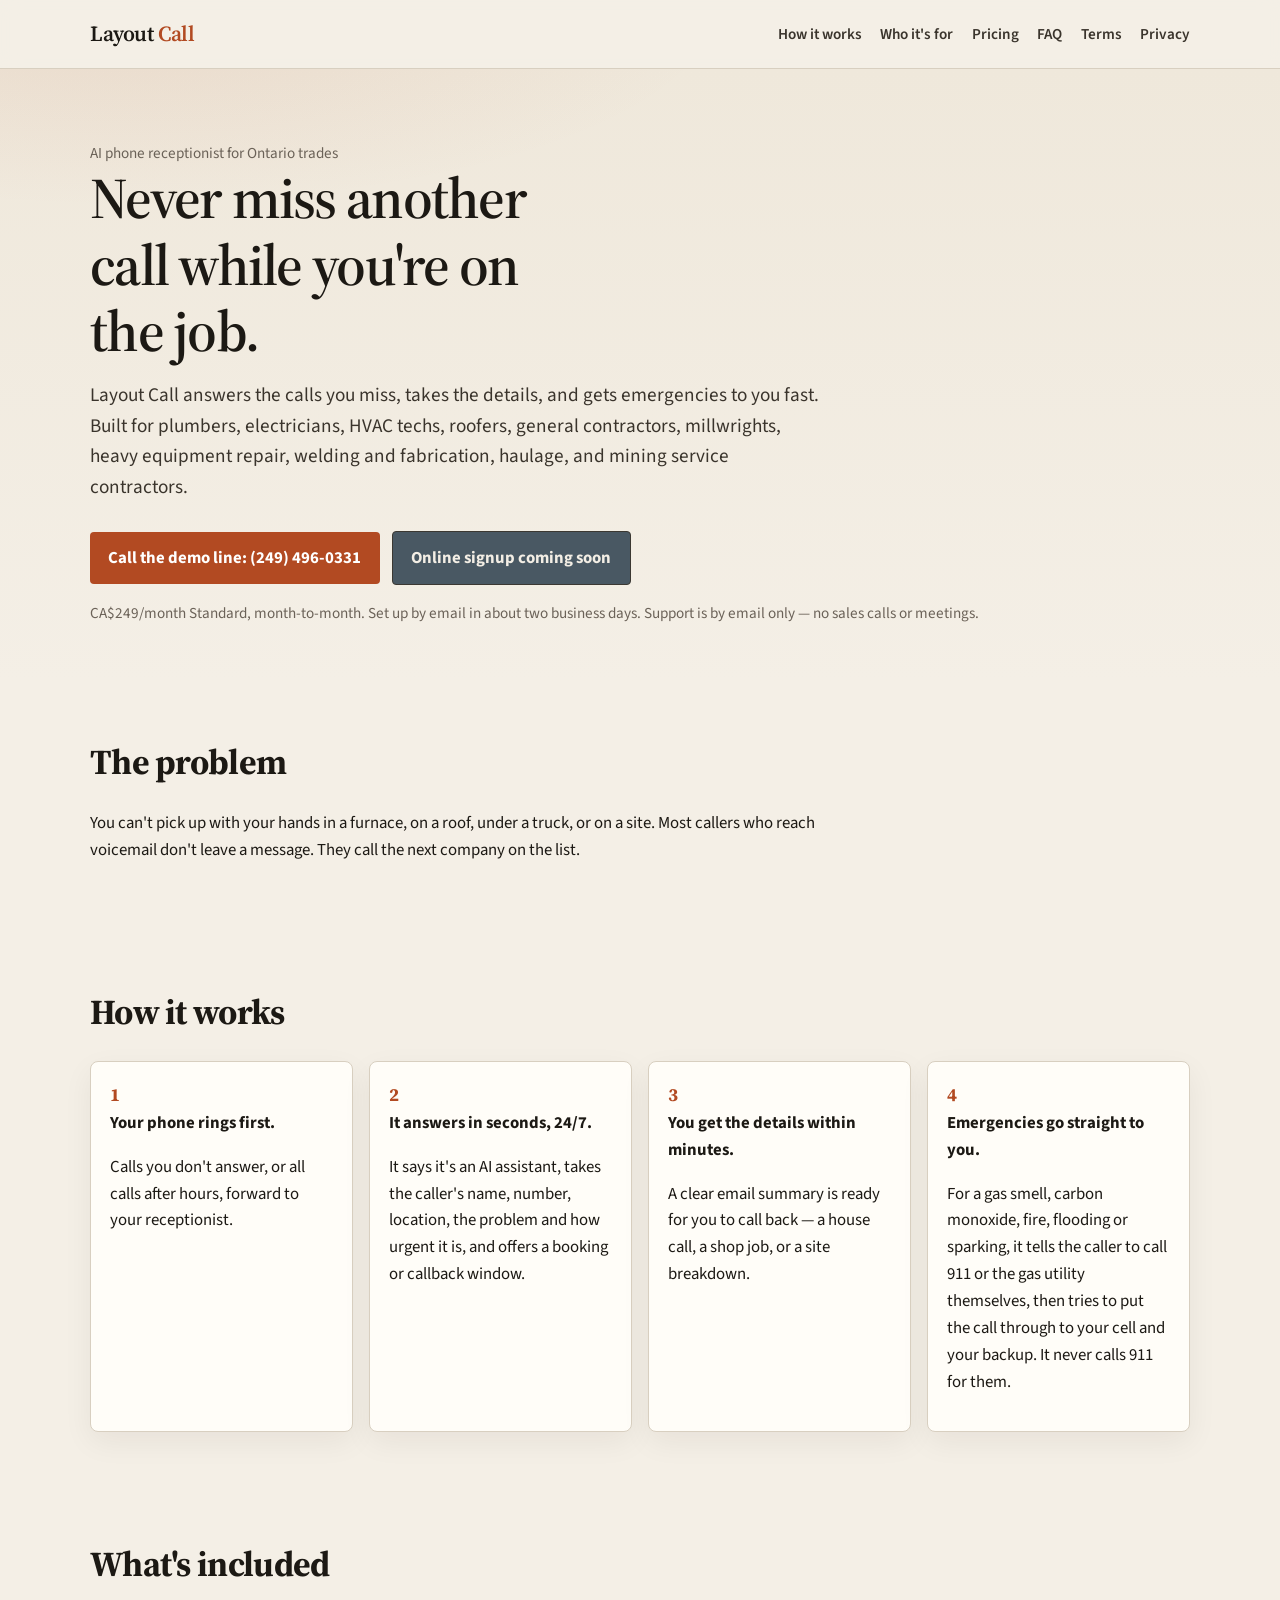
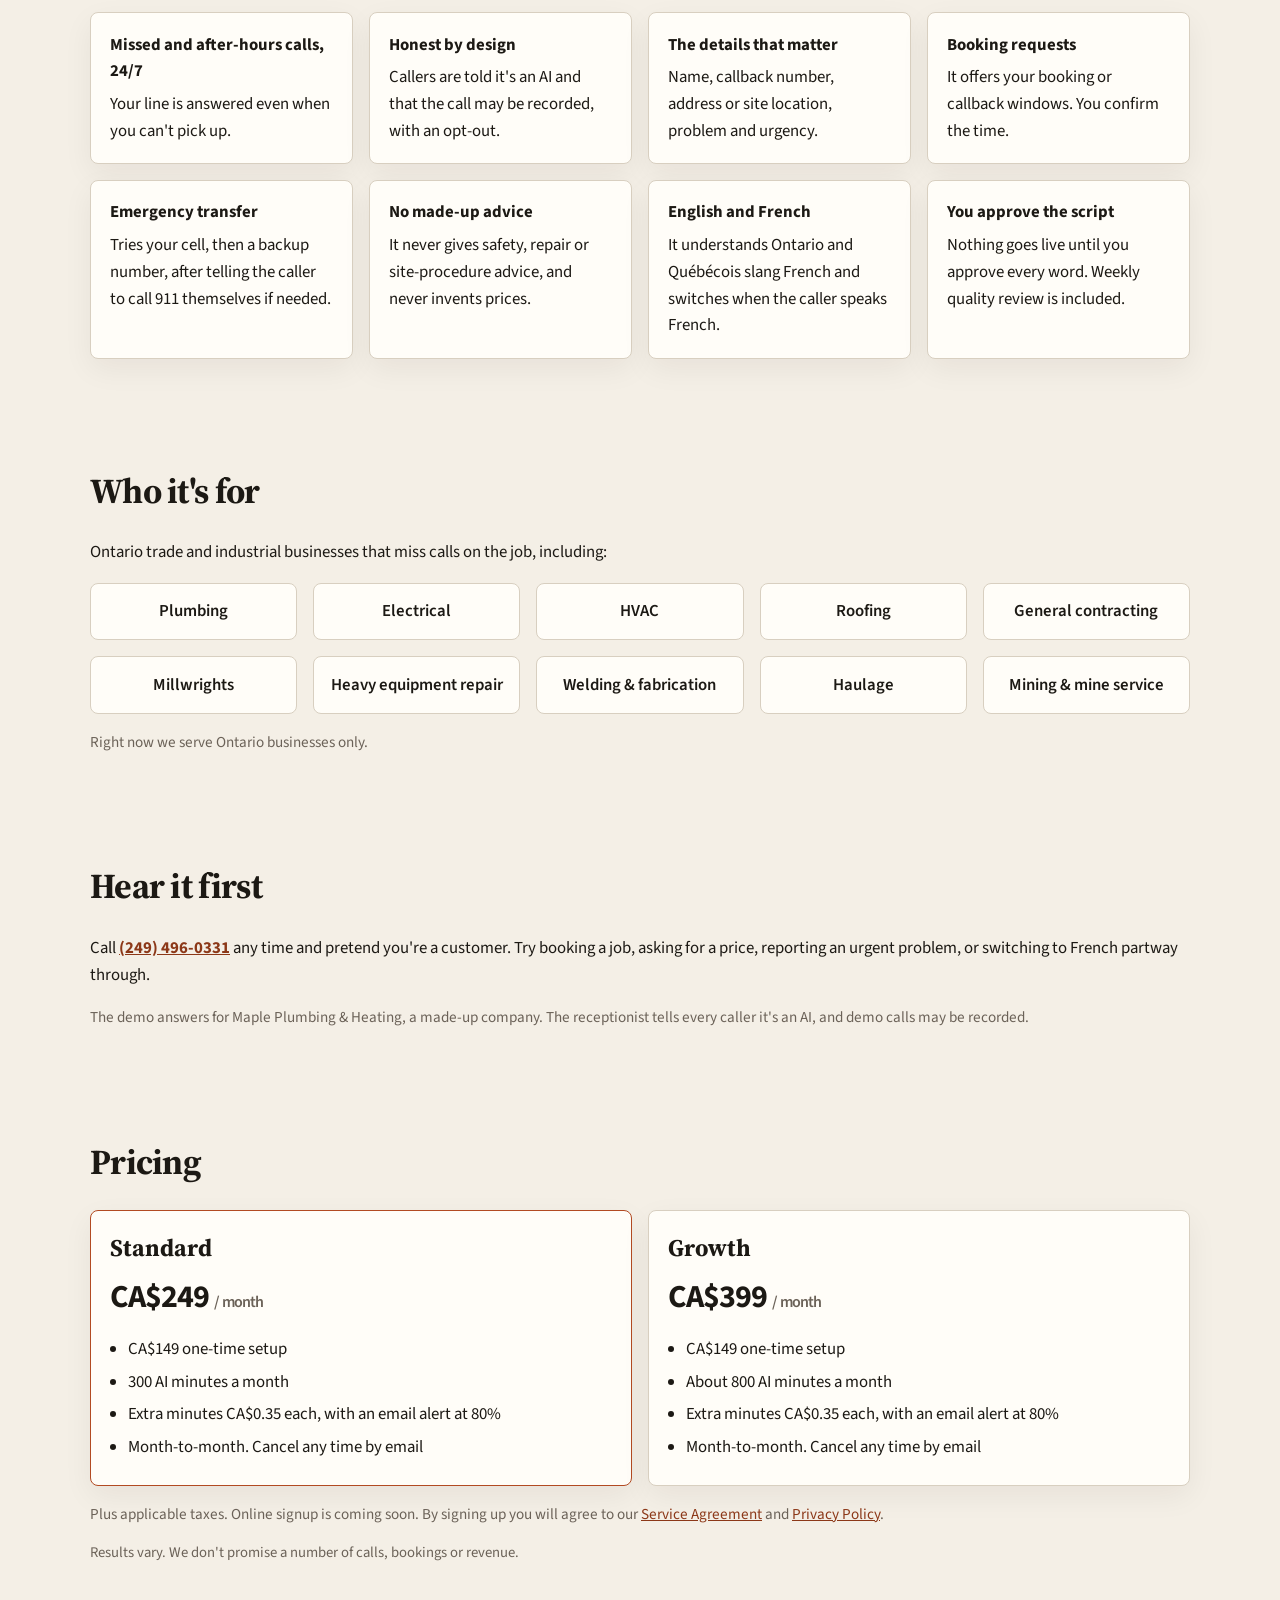
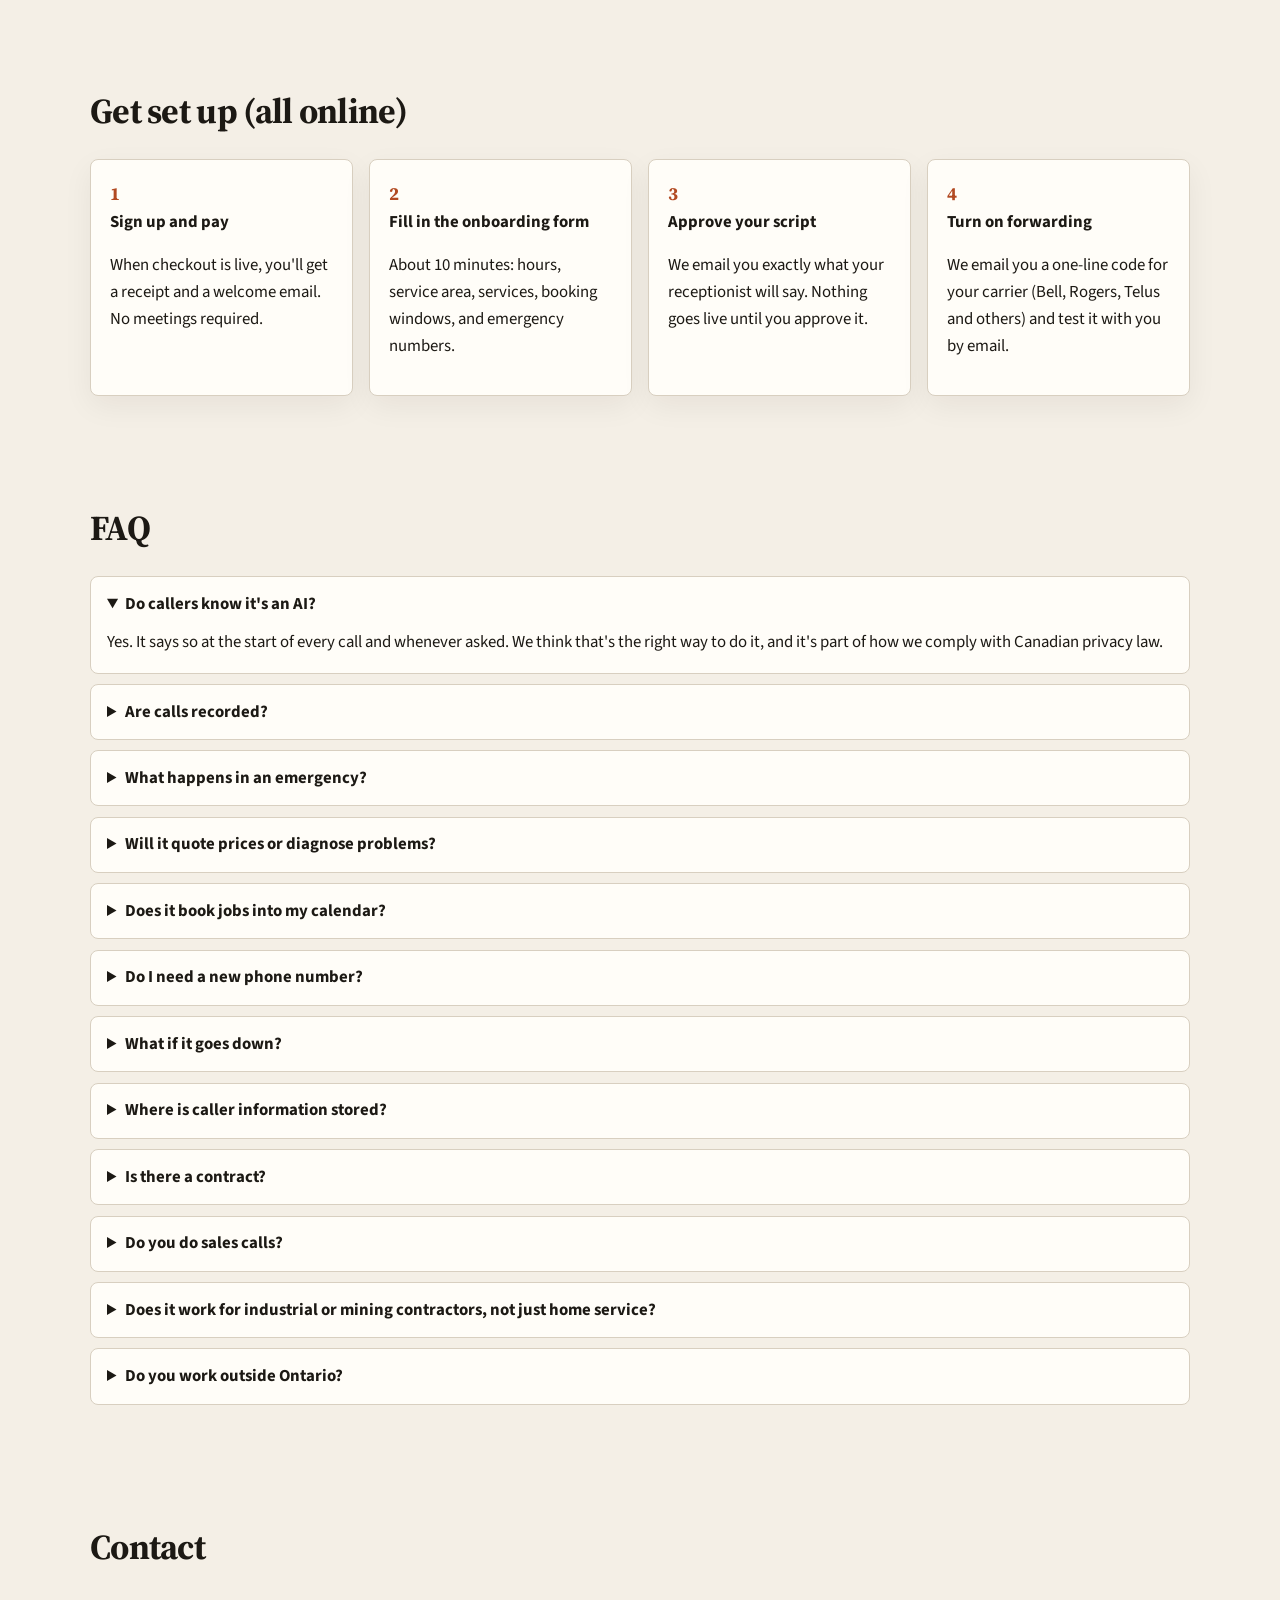
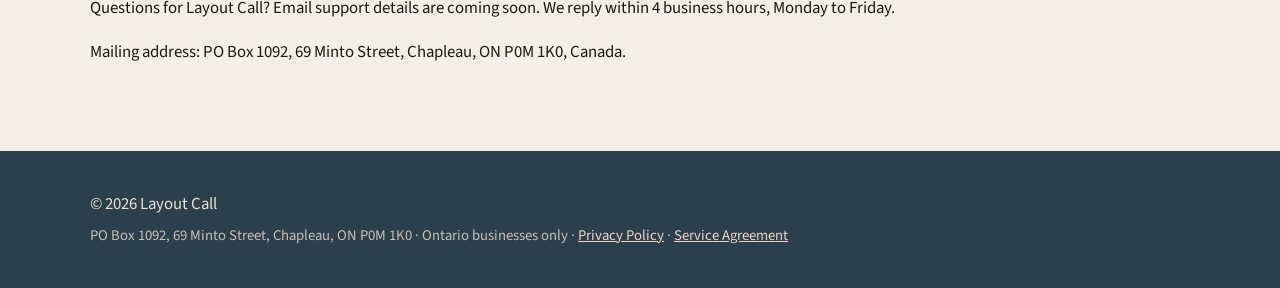
<file: index.html>
<!DOCTYPE html>
<html lang="en">
<head>
  <meta charset="utf-8">
  <meta name="viewport" content="width=device-width, initial-scale=1">
  <title>Layout Call — AI receptionist for Ontario trades</title>
  <meta name="description" content="Layout Call is an AI phone answering service for Ontario trade businesses. It answers missed calls 24/7, books jobs, and emails the owner. Self-serve signup.">
  <link rel="preconnect" href="https://fonts.googleapis.com">
  <link rel="preconnect" href="https://fonts.gstatic.com" crossorigin>
  <link href="https://fonts.googleapis.com/css2?family=Source+Sans+3:wght@400;600;700&family=Source+Serif+4:opsz,wght@8..60,600;8..60,700&display=swap" rel="stylesheet">
  <link rel="stylesheet" href="styles.css">
  <link rel="icon" href="favicon.svg" type="image/svg+xml">
</head>
<body>
  <a class="skip" href="#main">Skip to content</a>
  <header class="site-header">
    <div class="wrap">
      <a class="logo" href="index.html">Layout <span>Call</span></a>
      <nav aria-label="Primary">
        <a href="#how-it-works">How it works</a>
        <a href="#who-its-for">Who it's for</a>
        <a href="#pricing">Pricing</a>
        <a href="#faq">FAQ</a>
        <a href="terms.html">Terms</a>
        <a href="privacy.html">Privacy</a>
      </nav>
    </div>
  </header>

  <main id="main">
    <section class="hero">
      <div class="wrap">
        <p class="note" style="margin-top:0">AI phone receptionist for Ontario trades</p>
        <h1>Never miss another call while you're on the job.</h1>
        <p class="lede">Layout Call answers the calls you miss, takes the details, and gets emergencies to you fast. Built for plumbers, electricians, HVAC techs, roofers, general contractors, millwrights, heavy equipment repair, welding and fabrication, haulage, and mining service contractors.</p>
        <div class="actions">
          <a class="btn" href="tel:+12494960331">Call the demo line: (249) 496-0331</a>
          <span class="btn secondary disabled" aria-disabled="true">Online signup coming soon</span>
        </div>
        <p class="note">CA$249/month Standard, month-to-month. Set up by email in about two business days. Support is by email only — no sales calls or meetings.</p>
      </div>
    </section>

    <section class="problem" id="problem">
      <div class="wrap">
        <h2>The problem</h2>
        <p>You can't pick up with your hands in a furnace, on a roof, under a truck, or on a site. Most callers who reach voicemail don't leave a message. They call the next company on the list.</p>
      </div>
    </section>

    <section id="how-it-works">
      <div class="wrap">
        <h2>How it works</h2>
        <div class="steps">
          <div class="step">
            <span class="num">1</span>
            <strong>Your phone rings first.</strong>
            <p>Calls you don't answer, or all calls after hours, forward to your receptionist.</p>
          </div>
          <div class="step">
            <span class="num">2</span>
            <strong>It answers in seconds, 24/7.</strong>
            <p>It says it's an AI assistant, takes the caller's name, number, location, the problem and how urgent it is, and offers a booking or callback window.</p>
          </div>
          <div class="step">
            <span class="num">3</span>
            <strong>You get the details within minutes.</strong>
            <p>A clear email summary is ready for you to call back — a house call, a shop job, or a site breakdown.</p>
          </div>
          <div class="step">
            <span class="num">4</span>
            <strong>Emergencies go straight to you.</strong>
            <p>For a gas smell, carbon monoxide, fire, flooding or sparking, it tells the caller to call 911 or the gas utility themselves, then tries to put the call through to your cell and your backup. It never calls 911 for them.</p>
          </div>
        </div>
      </div>
    </section>

    <section id="features">
      <div class="wrap">
        <h2>What's included</h2>
        <div class="features">
          <div class="feature"><strong>Missed and after-hours calls, 24/7</strong> Your line is answered even when you can't pick up.</div>
          <div class="feature"><strong>Honest by design</strong> Callers are told it's an AI and that the call may be recorded, with an opt-out.</div>
          <div class="feature"><strong>The details that matter</strong> Name, callback number, address or site location, problem and urgency.</div>
          <div class="feature"><strong>Booking requests</strong> It offers your booking or callback windows. You confirm the time.</div>
          <div class="feature"><strong>Emergency transfer</strong> Tries your cell, then a backup number, after telling the caller to call 911 themselves if needed.</div>
          <div class="feature"><strong>No made-up advice</strong> It never gives safety, repair or site-procedure advice, and never invents prices.</div>
          <div class="feature"><strong>English and French</strong> It understands Ontario and Québécois slang French and switches when the caller speaks French.</div>
          <div class="feature"><strong>You approve the script</strong> Nothing goes live until you approve every word. Weekly quality review is included.</div>
        </div>
      </div>
    </section>

    <section id="who-its-for">
      <div class="wrap">
        <h2>Who it's for</h2>
        <p>Ontario trade and industrial businesses that miss calls on the job, including:</p>
        <div class="audience">
          <div class="chip">Plumbing</div>
          <div class="chip">Electrical</div>
          <div class="chip">HVAC</div>
          <div class="chip">Roofing</div>
          <div class="chip">General contracting</div>
          <div class="chip">Millwrights</div>
          <div class="chip">Heavy equipment repair</div>
          <div class="chip">Welding &amp; fabrication</div>
          <div class="chip">Haulage</div>
          <div class="chip">Mining &amp; mine service</div>
        </div>
        <p class="note">Right now we serve Ontario businesses only.</p>
      </div>
    </section>

    <section id="demo">
      <div class="wrap">
        <h2>Hear it first</h2>
        <p>Call <a href="tel:+12494960331"><strong>(249) 496-0331</strong></a> any time and pretend you're a customer. Try booking a job, asking for a price, reporting an urgent problem, or switching to French partway through.</p>
        <p class="note">The demo answers for Maple Plumbing &amp; Heating, a made-up company. The receptionist tells every caller it's an AI, and demo calls may be recorded.</p>
      </div>
    </section>

    <section id="pricing">
      <div class="wrap">
        <h2>Pricing</h2>
        <div class="plans">
          <article class="plan featured">
            <h3>Standard</h3>
            <p class="price">CA$249 <span>/ month</span></p>
            <ul>
              <li>CA$149 one-time setup</li>
              <li>300 AI minutes a month</li>
              <li>Extra minutes CA$0.35 each, with an email alert at 80%</li>
              <li>Month-to-month. Cancel any time by email</li>
            </ul>
          </article>
          <article class="plan">
            <h3>Growth</h3>
            <p class="price">CA$399 <span>/ month</span></p>
            <ul>
              <li>CA$149 one-time setup</li>
              <li>About 800 AI minutes a month</li>
              <li>Extra minutes CA$0.35 each, with an email alert at 80%</li>
              <li>Month-to-month. Cancel any time by email</li>
            </ul>
          </article>
        </div>
        <p class="note">Plus applicable taxes. Online signup is coming soon. By signing up you will agree to our <a href="terms.html">Service Agreement</a> and <a href="privacy.html">Privacy Policy</a>.</p>
        <p class="fine">Results vary. We don't promise a number of calls, bookings or revenue.</p>
      </div>
    </section>

    <section id="setup">
      <div class="wrap">
        <h2>Get set up (all online)</h2>
        <div class="steps">
          <div class="step"><span class="num">1</span><strong>Sign up and pay</strong><p>When checkout is live, you'll get a receipt and a welcome email. No meetings required.</p></div>
          <div class="step"><span class="num">2</span><strong>Fill in the onboarding form</strong><p>About 10 minutes: hours, service area, services, booking windows, and emergency numbers.</p></div>
          <div class="step"><span class="num">3</span><strong>Approve your script</strong><p>We email you exactly what your receptionist will say. Nothing goes live until you approve it.</p></div>
          <div class="step"><span class="num">4</span><strong>Turn on forwarding</strong><p>We email you a one-line code for your carrier (Bell, Rogers, Telus and others) and test it with you by email.</p></div>
        </div>
      </div>
    </section>

    <section class="faq" id="faq">
      <div class="wrap">
        <h2>FAQ</h2>
        <details open>
          <summary>Do callers know it's an AI?</summary>
          <p>Yes. It says so at the start of every call and whenever asked. We think that's the right way to do it, and it's part of how we comply with Canadian privacy law.</p>
        </details>
        <details>
          <summary>Are calls recorded?</summary>
          <p>Calls may be recorded so the details are accurate and so we can review quality. Callers are told up front and can say they'd rather not be recorded. Recordings are generally deleted after about 30 days.</p>
        </details>
        <details>
          <summary>What happens in an emergency?</summary>
          <p>Layout Call never calls 911 or the police. For gas, carbon monoxide, fire, flooding, sparking or anyone hurt, it tells the caller to hang up and call 911 or the gas utility themselves, and immediately tries to put the call through to you, then your backup number. It never gives safety advice. It isn't an emergency service, and a transfer can fail, so please keep your emergency numbers up to date.</p>
        </details>
        <details>
          <summary>Will it quote prices or diagnose problems?</summary>
          <p>No. It never makes up prices and never gives repair or technical advice. Quotes come from you.</p>
        </details>
        <details>
          <summary>Does it book jobs into my calendar?</summary>
          <p>It takes booking requests for the windows you choose and sends them to you to confirm. Direct calendar booking can be added later.</p>
        </details>
        <details>
          <summary>Do I need a new phone number?</summary>
          <p>No. You keep your number and forward missed calls to the receptionist line we set up. To stop, you dial one cancel code.</p>
        </details>
        <details>
          <summary>What if it goes down?</summary>
          <p>We recommend forwarding only missed calls, so your phone still rings first and your voicemail still works. We monitor calls, but like any phone service it can have outages; we don't guarantee uptime.</p>
        </details>
        <details>
          <summary>Where is caller information stored?</summary>
          <p>Our voice AI provider is based in the U.S. and may process data in the U.S. and other countries. See our <a href="privacy.html">Privacy Policy</a>. We never sell caller information or use it for marketing.</p>
        </details>
        <details>
          <summary>Is there a contract?</summary>
          <p>Month-to-month. Cancel any time by email; service runs to the end of the paid month. The current <a href="terms.html">Service Agreement</a> is on this site. Terms are subject to update.</p>
        </details>
        <details>
          <summary>Do you do sales calls?</summary>
          <p>No. Everything is online and by email, so you can try the demo, sign up, and get help without booking a meeting.</p>
        </details>
        <details>
          <summary>Does it work for industrial or mining contractors, not just home service?</summary>
          <p>Yes. The same receptionist takes missed and after-hours calls for shops, residential service, and industrial or mining service work — breakdowns, site calls, parts, and dispatch — and sends you the details. You approve the script, including how site and emergency calls are handled.</p>
        </details>
        <details>
          <summary>Do you work outside Ontario?</summary>
          <p>Right now we serve Ontario businesses only.</p>
        </details>
      </div>
    </section>

    <section id="contact">
      <div class="wrap">
        <h2>Contact</h2>
        <p>Questions for Layout Call? Email support details are coming soon. We reply within 4 business hours, Monday to Friday.</p>
        <p>Mailing address: PO Box 1092, 69 Minto Street, Chapleau, ON P0M 1K0, Canada.</p>
      </div>
    </section>
  </main>

  <footer class="site-footer">
    <div class="wrap">
      <p>© 2026 Layout Call</p>
      <p class="small">PO Box 1092, 69 Minto Street, Chapleau, ON P0M 1K0 · Ontario businesses only · <a href="privacy.html">Privacy Policy</a> · <a href="terms.html">Service Agreement</a></p>
    </div>
  </footer>
</body>
</html>
</file>
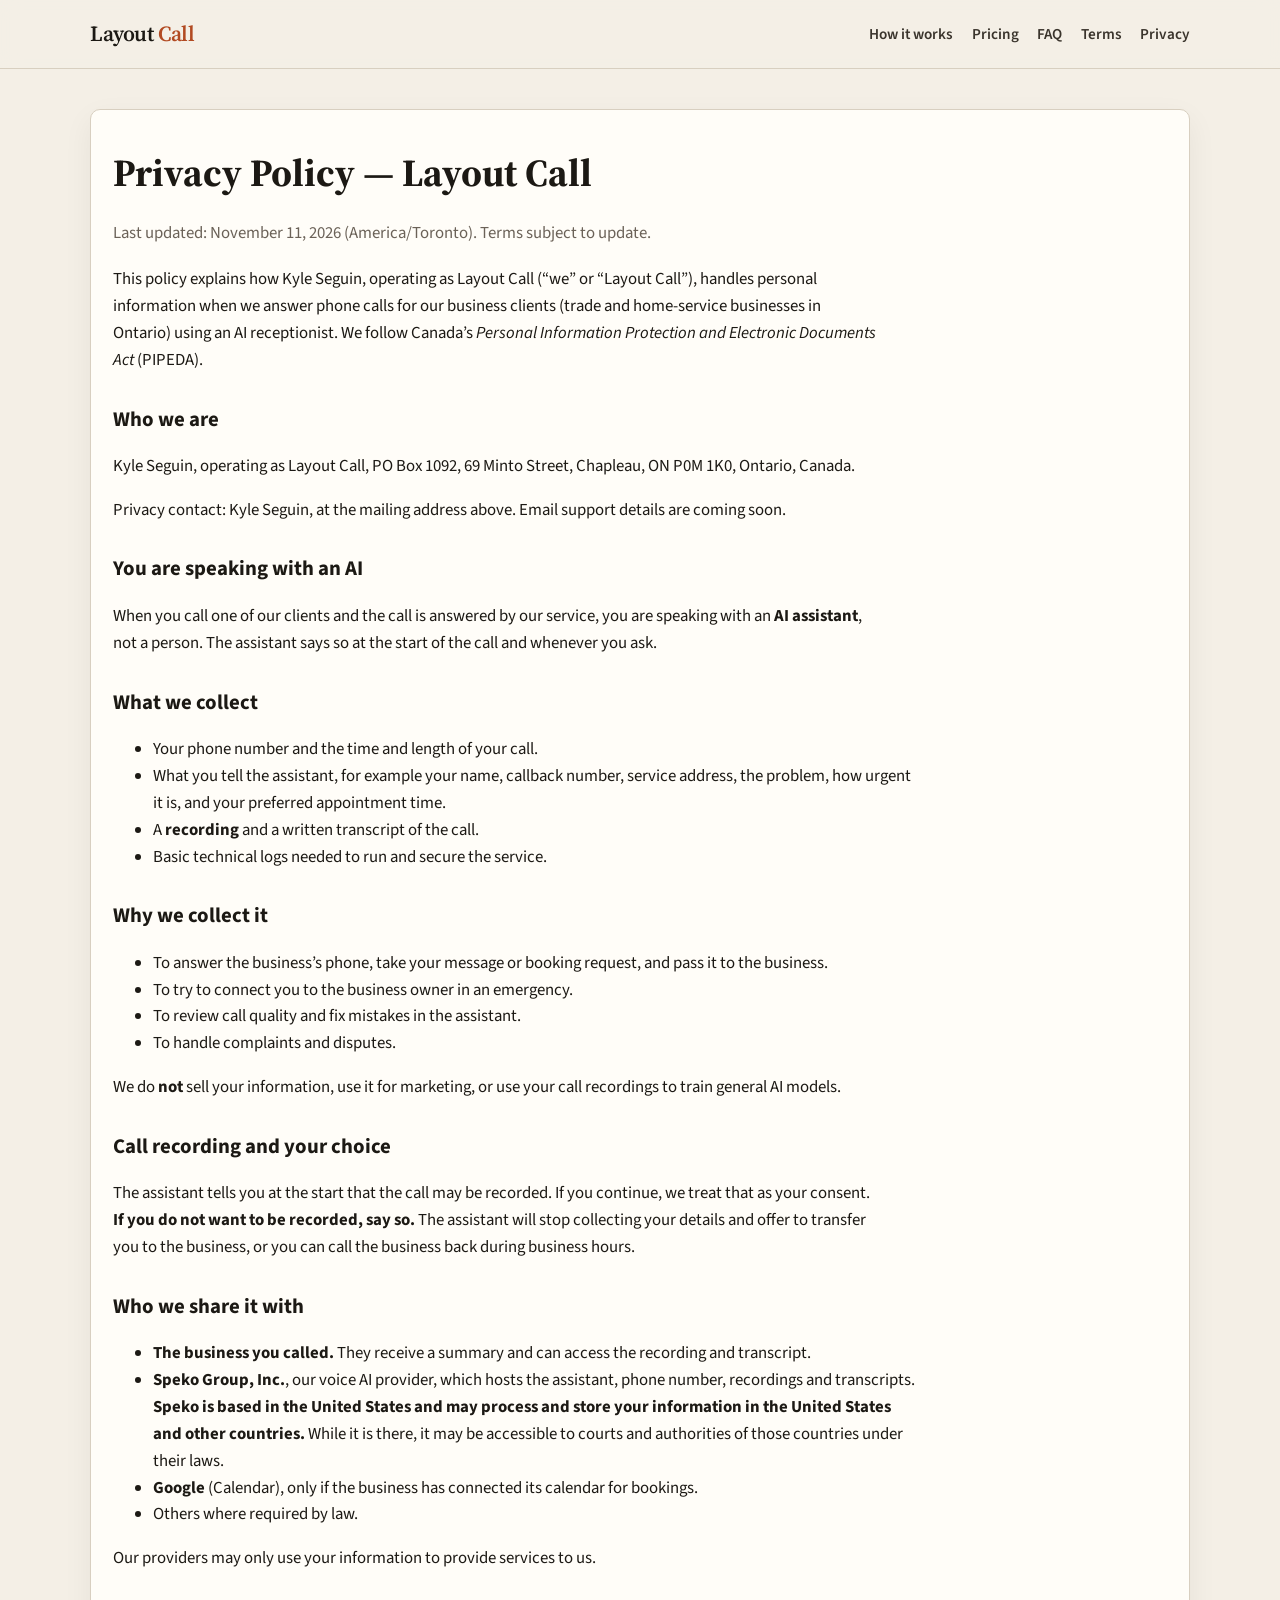
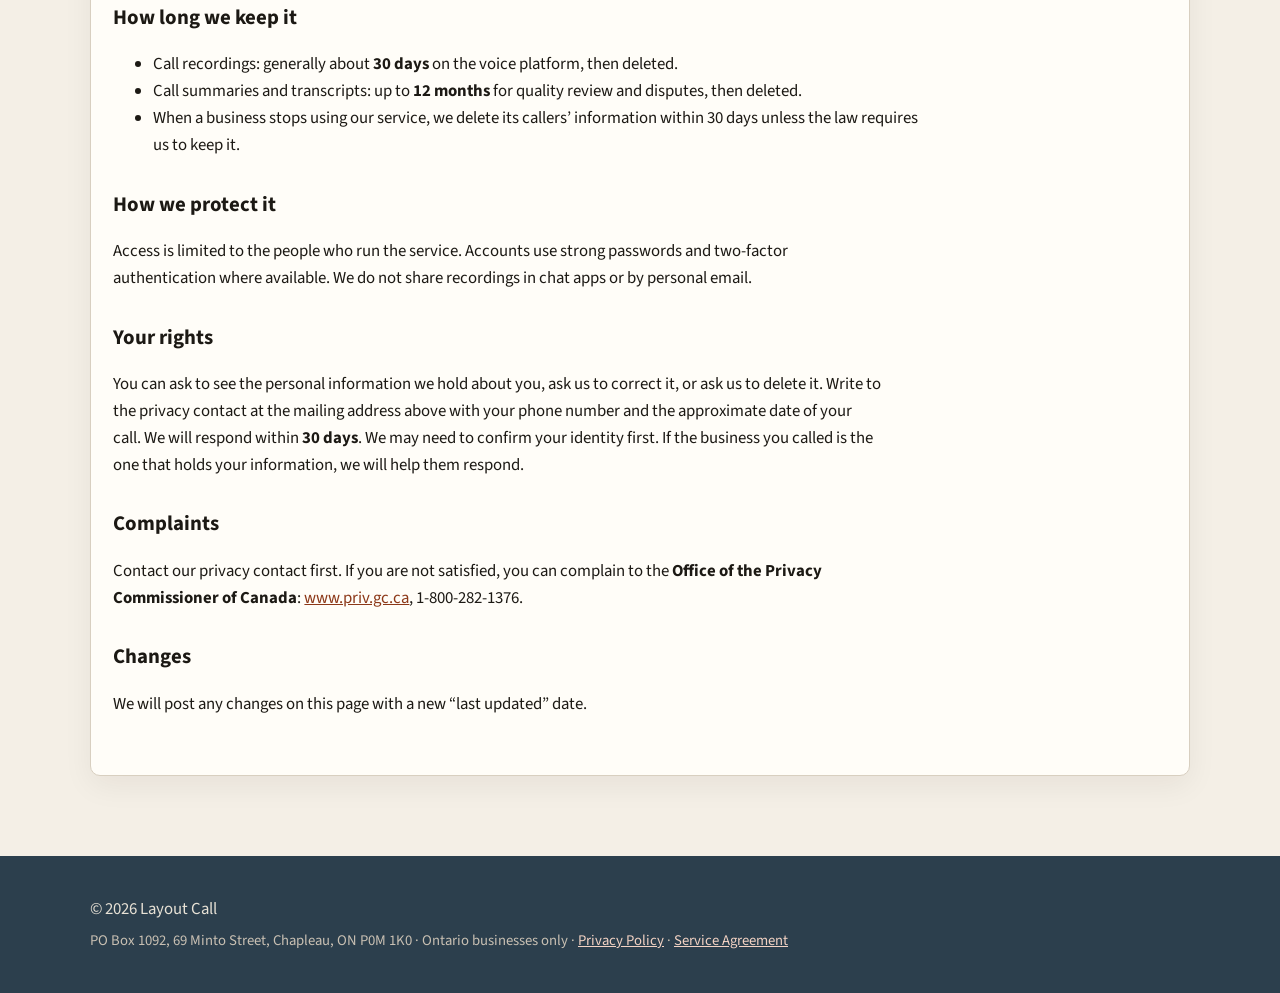
<file: privacy.html>
<!DOCTYPE html>
<html lang="en">
<head>
  <meta charset="utf-8">
  <meta name="viewport" content="width=device-width, initial-scale=1">
  <title>Privacy Policy — Layout Call</title>
  <meta name="description" content="Privacy Policy for Layout Call, an AI phone answering service for Ontario trade businesses.">
  <link rel="preconnect" href="https://fonts.googleapis.com">
  <link rel="preconnect" href="https://fonts.gstatic.com" crossorigin>
  <link href="https://fonts.googleapis.com/css2?family=Source+Sans+3:wght@400;600;700&family=Source+Serif+4:opsz,wght@8..60,600;8..60,700&display=swap" rel="stylesheet">
  <link rel="stylesheet" href="styles.css">
  <link rel="icon" href="favicon.svg" type="image/svg+xml">
</head>
<body>
  <a class="skip" href="#main">Skip to content</a>
  <header class="site-header">
    <div class="wrap">
      <a class="logo" href="index.html">Layout <span>Call</span></a>
      <nav aria-label="Primary">
        <a href="index.html#how-it-works">How it works</a>
        <a href="index.html#pricing">Pricing</a>
        <a href="index.html#faq">FAQ</a>
        <a href="terms.html">Terms</a>
        <a href="privacy.html">Privacy</a>
      </nav>
    </div>
  </header>

  <main id="main" class="page-main">
    <div class="wrap">
      <article class="legal">
        <h1>Privacy Policy — Layout Call</h1>
        <p class="meta">Last updated: November 11, 2026 (America/Toronto). Terms subject to update.</p>

        <p>This policy explains how Kyle Seguin, operating as Layout Call (“we” or “Layout Call”), handles personal information when we answer phone calls for our business clients (trade and home-service businesses in Ontario) using an AI receptionist. We follow Canada’s <em>Personal Information Protection and Electronic Documents Act</em> (PIPEDA).</p>

        <h2>Who we are</h2>
        <p>Kyle Seguin, operating as Layout Call, PO Box 1092, 69 Minto Street, Chapleau, ON P0M 1K0, Ontario, Canada.</p>
        <p>Privacy contact: Kyle Seguin, at the mailing address above. Email support details are coming soon.</p>

        <h2>You are speaking with an AI</h2>
        <p>When you call one of our clients and the call is answered by our service, you are speaking with an <strong>AI assistant</strong>, not a person. The assistant says so at the start of the call and whenever you ask.</p>

        <h2>What we collect</h2>
        <ul>
          <li>Your phone number and the time and length of your call.</li>
          <li>What you tell the assistant, for example your name, callback number, service address, the problem, how urgent it is, and your preferred appointment time.</li>
          <li>A <strong>recording</strong> and a written transcript of the call.</li>
          <li>Basic technical logs needed to run and secure the service.</li>
        </ul>

        <h2>Why we collect it</h2>
        <ul>
          <li>To answer the business’s phone, take your message or booking request, and pass it to the business.</li>
          <li>To try to connect you to the business owner in an emergency.</li>
          <li>To review call quality and fix mistakes in the assistant.</li>
          <li>To handle complaints and disputes.</li>
        </ul>
        <p>We do <strong>not</strong> sell your information, use it for marketing, or use your call recordings to train general AI models.</p>

        <h2>Call recording and your choice</h2>
        <p>The assistant tells you at the start that the call may be recorded. If you continue, we treat that as your consent. <strong>If you do not want to be recorded, say so.</strong> The assistant will stop collecting your details and offer to transfer you to the business, or you can call the business back during business hours.</p>

        <h2>Who we share it with</h2>
        <ul>
          <li><strong>The business you called.</strong> They receive a summary and can access the recording and transcript.</li>
          <li><strong>Speko Group, Inc.</strong>, our voice AI provider, which hosts the assistant, phone number, recordings and transcripts. <strong>Speko is based in the United States and may process and store your information in the United States and other countries.</strong> While it is there, it may be accessible to courts and authorities of those countries under their laws.</li>
          <li><strong>Google</strong> (Calendar), only if the business has connected its calendar for bookings.</li>
          <li>Others where required by law.</li>
        </ul>
        <p>Our providers may only use your information to provide services to us.</p>

        <h2>How long we keep it</h2>
        <ul>
          <li>Call recordings: generally about <strong>30 days</strong> on the voice platform, then deleted.</li>
          <li>Call summaries and transcripts: up to <strong>12 months</strong> for quality review and disputes, then deleted.</li>
          <li>When a business stops using our service, we delete its callers’ information within 30 days unless the law requires us to keep it.</li>
        </ul>

        <h2>How we protect it</h2>
        <p>Access is limited to the people who run the service. Accounts use strong passwords and two-factor authentication where available. We do not share recordings in chat apps or by personal email.</p>

        <h2>Your rights</h2>
        <p>You can ask to see the personal information we hold about you, ask us to correct it, or ask us to delete it. Write to the privacy contact at the mailing address above with your phone number and the approximate date of your call. We will respond within <strong>30 days</strong>. We may need to confirm your identity first. If the business you called is the one that holds your information, we will help them respond.</p>

        <h2>Complaints</h2>
        <p>Contact our privacy contact first. If you are not satisfied, you can complain to the <strong>Office of the Privacy Commissioner of Canada</strong>: <a href="https://www.priv.gc.ca">www.priv.gc.ca</a>, 1-800-282-1376.</p>

        <h2>Changes</h2>
        <p>We will post any changes on this page with a new “last updated” date.</p>
      </article>
    </div>
  </main>

  <footer class="site-footer">
    <div class="wrap">
      <p>© 2026 Layout Call</p>
      <p class="small">PO Box 1092, 69 Minto Street, Chapleau, ON P0M 1K0 · Ontario businesses only · <a href="privacy.html">Privacy Policy</a> · <a href="terms.html">Service Agreement</a></p>
    </div>
  </footer>
</body>
</html>
</file>
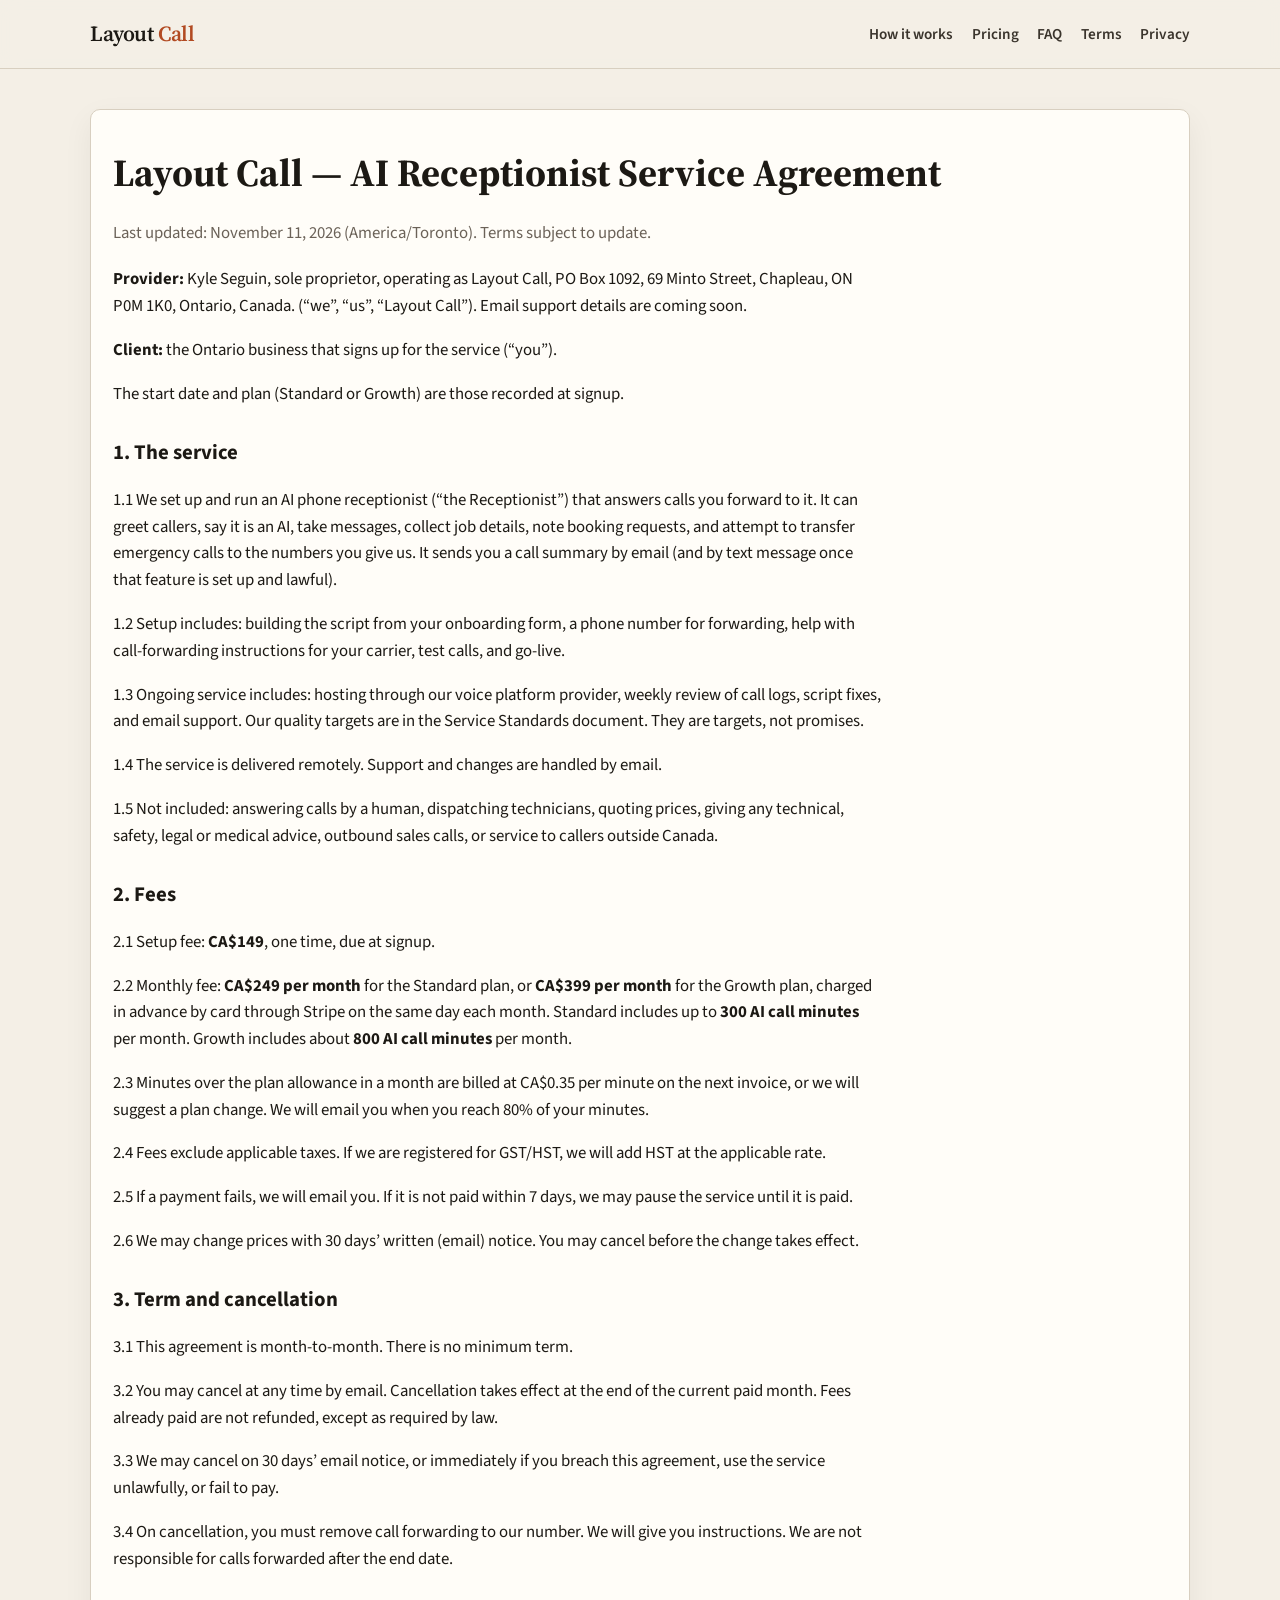
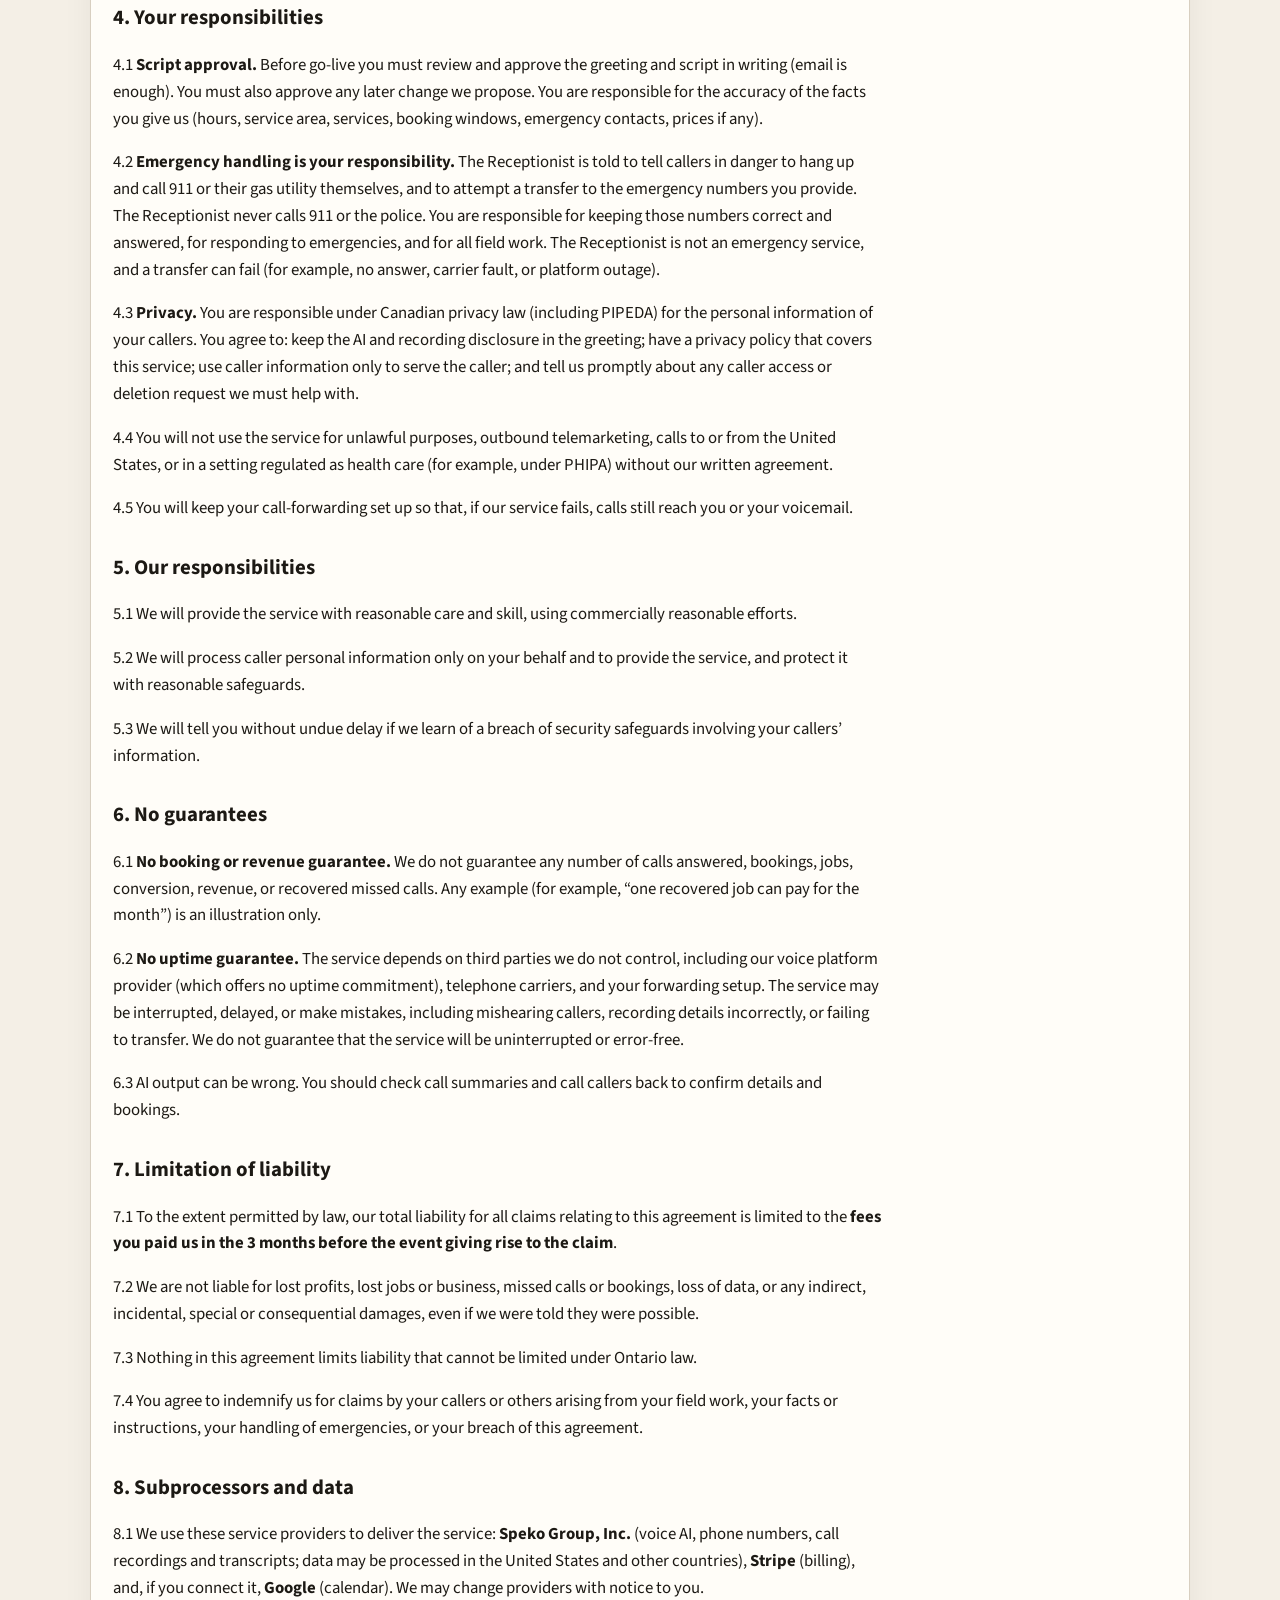
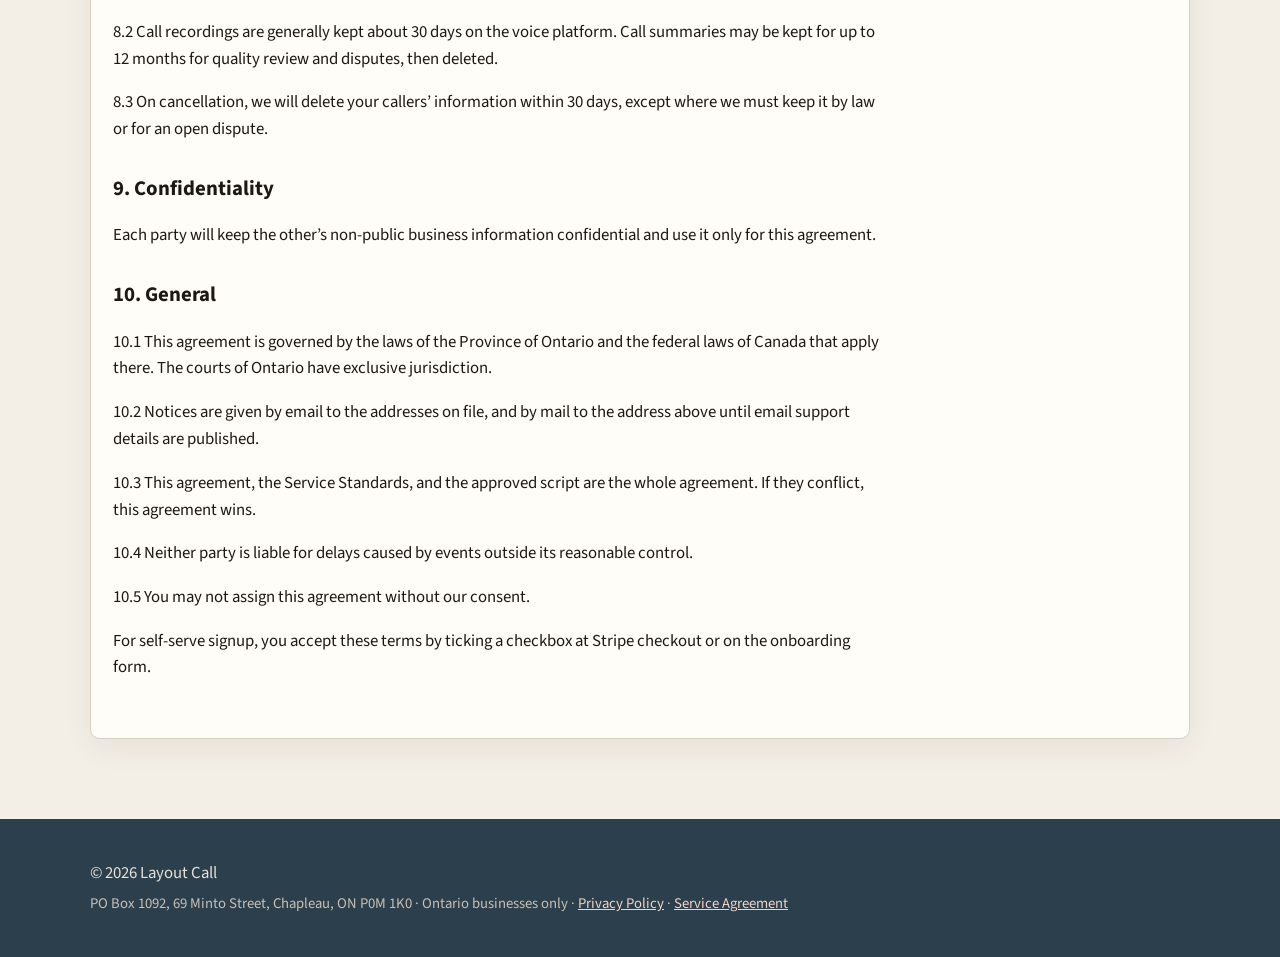
<file: terms.html>
<!DOCTYPE html>
<html lang="en">
<head>
  <meta charset="utf-8">
  <meta name="viewport" content="width=device-width, initial-scale=1">
  <title>Service Agreement — Layout Call</title>
  <meta name="description" content="Layout Call AI Receptionist Service Agreement.">
  <link rel="preconnect" href="https://fonts.googleapis.com">
  <link rel="preconnect" href="https://fonts.gstatic.com" crossorigin>
  <link href="https://fonts.googleapis.com/css2?family=Source+Sans+3:wght@400;600;700&family=Source+Serif+4:opsz,wght@8..60,600;8..60,700&display=swap" rel="stylesheet">
  <link rel="stylesheet" href="styles.css">
  <link rel="icon" href="favicon.svg" type="image/svg+xml">
</head>
<body>
  <a class="skip" href="#main">Skip to content</a>
  <header class="site-header">
    <div class="wrap">
      <a class="logo" href="index.html">Layout <span>Call</span></a>
      <nav aria-label="Primary">
        <a href="index.html#how-it-works">How it works</a>
        <a href="index.html#pricing">Pricing</a>
        <a href="index.html#faq">FAQ</a>
        <a href="terms.html">Terms</a>
        <a href="privacy.html">Privacy</a>
      </nav>
    </div>
  </header>

  <main id="main" class="page-main">
    <div class="wrap">
      <article class="legal">
        <h1>Layout Call — AI Receptionist Service Agreement</h1>
        <p class="meta">Last updated: November 11, 2026 (America/Toronto). Terms subject to update.</p>

        <p><strong>Provider:</strong> Kyle Seguin, sole proprietor, operating as Layout Call, PO Box 1092, 69 Minto Street, Chapleau, ON P0M 1K0, Ontario, Canada. (“we”, “us”, “Layout Call”). Email support details are coming soon.</p>
        <p><strong>Client:</strong> the Ontario business that signs up for the service (“you”).</p>
        <p>The start date and plan (Standard or Growth) are those recorded at signup.</p>

        <h2>1. The service</h2>
        <p>1.1 We set up and run an AI phone receptionist (“the Receptionist”) that answers calls you forward to it. It can greet callers, say it is an AI, take messages, collect job details, note booking requests, and attempt to transfer emergency calls to the numbers you give us. It sends you a call summary by email (and by text message once that feature is set up and lawful).</p>
        <p>1.2 Setup includes: building the script from your onboarding form, a phone number for forwarding, help with call-forwarding instructions for your carrier, test calls, and go-live.</p>
        <p>1.3 Ongoing service includes: hosting through our voice platform provider, weekly review of call logs, script fixes, and email support. Our quality targets are in the Service Standards document. They are targets, not promises.</p>
        <p>1.4 The service is delivered remotely. Support and changes are handled by email.</p>
        <p>1.5 Not included: answering calls by a human, dispatching technicians, quoting prices, giving any technical, safety, legal or medical advice, outbound sales calls, or service to callers outside Canada.</p>

        <h2>2. Fees</h2>
        <p>2.1 Setup fee: <strong>CA$149</strong>, one time, due at signup.</p>
        <p>2.2 Monthly fee: <strong>CA$249 per month</strong> for the Standard plan, or <strong>CA$399 per month</strong> for the Growth plan, charged in advance by card through Stripe on the same day each month. Standard includes up to <strong>300 AI call minutes</strong> per month. Growth includes about <strong>800 AI call minutes</strong> per month.</p>
        <p>2.3 Minutes over the plan allowance in a month are billed at CA$0.35 per minute on the next invoice, or we will suggest a plan change. We will email you when you reach 80% of your minutes.</p>
        <p>2.4 Fees exclude applicable taxes. If we are registered for GST/HST, we will add HST at the applicable rate.</p>
        <p>2.5 If a payment fails, we will email you. If it is not paid within 7 days, we may pause the service until it is paid.</p>
        <p>2.6 We may change prices with 30 days’ written (email) notice. You may cancel before the change takes effect.</p>

        <h2>3. Term and cancellation</h2>
        <p>3.1 This agreement is month-to-month. There is no minimum term.</p>
        <p>3.2 You may cancel at any time by email. Cancellation takes effect at the end of the current paid month. Fees already paid are not refunded, except as required by law.</p>
        <p>3.3 We may cancel on 30 days’ email notice, or immediately if you breach this agreement, use the service unlawfully, or fail to pay.</p>
        <p>3.4 On cancellation, you must remove call forwarding to our number. We will give you instructions. We are not responsible for calls forwarded after the end date.</p>

        <h2>4. Your responsibilities</h2>
        <p>4.1 <strong>Script approval.</strong> Before go-live you must review and approve the greeting and script in writing (email is enough). You must also approve any later change we propose. You are responsible for the accuracy of the facts you give us (hours, service area, services, booking windows, emergency contacts, prices if any).</p>
        <p>4.2 <strong>Emergency handling is your responsibility.</strong> The Receptionist is told to tell callers in danger to hang up and call 911 or their gas utility themselves, and to attempt a transfer to the emergency numbers you provide. The Receptionist never calls 911 or the police. You are responsible for keeping those numbers correct and answered, for responding to emergencies, and for all field work. The Receptionist is not an emergency service, and a transfer can fail (for example, no answer, carrier fault, or platform outage).</p>
        <p>4.3 <strong>Privacy.</strong> You are responsible under Canadian privacy law (including PIPEDA) for the personal information of your callers. You agree to: keep the AI and recording disclosure in the greeting; have a privacy policy that covers this service; use caller information only to serve the caller; and tell us promptly about any caller access or deletion request we must help with.</p>
        <p>4.4 You will not use the service for unlawful purposes, outbound telemarketing, calls to or from the United States, or in a setting regulated as health care (for example, under PHIPA) without our written agreement.</p>
        <p>4.5 You will keep your call-forwarding set up so that, if our service fails, calls still reach you or your voicemail.</p>

        <h2>5. Our responsibilities</h2>
        <p>5.1 We will provide the service with reasonable care and skill, using commercially reasonable efforts.</p>
        <p>5.2 We will process caller personal information only on your behalf and to provide the service, and protect it with reasonable safeguards.</p>
        <p>5.3 We will tell you without undue delay if we learn of a breach of security safeguards involving your callers’ information.</p>

        <h2>6. No guarantees</h2>
        <p>6.1 <strong>No booking or revenue guarantee.</strong> We do not guarantee any number of calls answered, bookings, jobs, conversion, revenue, or recovered missed calls. Any example (for example, “one recovered job can pay for the month”) is an illustration only.</p>
        <p>6.2 <strong>No uptime guarantee.</strong> The service depends on third parties we do not control, including our voice platform provider (which offers no uptime commitment), telephone carriers, and your forwarding setup. The service may be interrupted, delayed, or make mistakes, including mishearing callers, recording details incorrectly, or failing to transfer. We do not guarantee that the service will be uninterrupted or error-free.</p>
        <p>6.3 AI output can be wrong. You should check call summaries and call callers back to confirm details and bookings.</p>

        <h2>7. Limitation of liability</h2>
        <p>7.1 To the extent permitted by law, our total liability for all claims relating to this agreement is limited to the <strong>fees you paid us in the 3 months before the event giving rise to the claim</strong>.</p>
        <p>7.2 We are not liable for lost profits, lost jobs or business, missed calls or bookings, loss of data, or any indirect, incidental, special or consequential damages, even if we were told they were possible.</p>
        <p>7.3 Nothing in this agreement limits liability that cannot be limited under Ontario law.</p>
        <p>7.4 You agree to indemnify us for claims by your callers or others arising from your field work, your facts or instructions, your handling of emergencies, or your breach of this agreement.</p>

        <h2>8. Subprocessors and data</h2>
        <p>8.1 We use these service providers to deliver the service: <strong>Speko Group, Inc.</strong> (voice AI, phone numbers, call recordings and transcripts; data may be processed in the United States and other countries), <strong>Stripe</strong> (billing), and, if you connect it, <strong>Google</strong> (calendar). We may change providers with notice to you.</p>
        <p>8.2 Call recordings are generally kept about 30 days on the voice platform. Call summaries may be kept for up to 12 months for quality review and disputes, then deleted.</p>
        <p>8.3 On cancellation, we will delete your callers’ information within 30 days, except where we must keep it by law or for an open dispute.</p>

        <h2>9. Confidentiality</h2>
        <p>Each party will keep the other’s non-public business information confidential and use it only for this agreement.</p>

        <h2>10. General</h2>
        <p>10.1 This agreement is governed by the laws of the Province of Ontario and the federal laws of Canada that apply there. The courts of Ontario have exclusive jurisdiction.</p>
        <p>10.2 Notices are given by email to the addresses on file, and by mail to the address above until email support details are published.</p>
        <p>10.3 This agreement, the Service Standards, and the approved script are the whole agreement. If they conflict, this agreement wins.</p>
        <p>10.4 Neither party is liable for delays caused by events outside its reasonable control.</p>
        <p>10.5 You may not assign this agreement without our consent.</p>
        <p>For self-serve signup, you accept these terms by ticking a checkbox at Stripe checkout or on the onboarding form.</p>
      </article>
    </div>
  </main>

  <footer class="site-footer">
    <div class="wrap">
      <p>© 2026 Layout Call</p>
      <p class="small">PO Box 1092, 69 Minto Street, Chapleau, ON P0M 1K0 · Ontario businesses only · <a href="privacy.html">Privacy Policy</a> · <a href="terms.html">Service Agreement</a></p>
    </div>
  </footer>
</body>
</html>
</file>
<file: styles.css>
:root {
  --ink: #1c1914;
  --ink-soft: #3a342c;
  --muted: #6b6258;
  --paper: #f4efe6;
  --paper-2: #ebe4d8;
  --card: #fffdf8;
  --line: #d8cfc0;
  --copper: #b24a22;
  --copper-dark: #8c3818;
  --steel: #2c3f4d;
  --ok: #2f5d3a;
  --shadow: 0 10px 30px rgba(28, 25, 20, 0.06);
  --sans: "Source Sans 3", "Segoe UI", sans-serif;
  --serif: "Source Serif 4", Georgia, serif;
}

* { box-sizing: border-box; }
html { scroll-behavior: smooth; }
body {
  margin: 0;
  font-family: var(--sans);
  color: var(--ink);
  background: var(--paper);
  line-height: 1.6;
  font-size: 1.05rem;
}
a { color: var(--copper-dark); }
a:hover { color: var(--copper); }
img { max-width: 100%; }
.wrap { width: min(1100px, calc(100% - 2rem)); margin: 0 auto; }
.skip {
  position: absolute;
  left: -999px;
  top: 0;
  background: var(--ink);
  color: #fff;
  padding: 0.5rem 1rem;
}
.skip:focus { left: 0.5rem; top: 0.5rem; z-index: 20; }

.site-header {
  position: sticky;
  top: 0;
  z-index: 10;
  background: rgba(244, 239, 230, 0.92);
  backdrop-filter: blur(10px);
  border-bottom: 1px solid var(--line);
}
.site-header .wrap {
  display: flex;
  align-items: center;
  justify-content: space-between;
  gap: 1rem;
  min-height: 4.25rem;
}
.logo {
  font-family: var(--serif);
  font-weight: 600;
  font-size: 1.35rem;
  color: var(--ink);
  text-decoration: none;
  letter-spacing: -0.02em;
}
.logo span { color: var(--copper); }
nav { display: flex; flex-wrap: wrap; gap: 0.85rem 1.15rem; }
nav a {
  color: var(--ink-soft);
  text-decoration: none;
  font-weight: 600;
  font-size: 0.95rem;
}
nav a:hover { color: var(--copper); }

.hero {
  padding: 4.5rem 0 3.5rem;
  background:
    radial-gradient(1200px 400px at 10% -10%, rgba(178, 74, 34, 0.09), transparent 50%),
    linear-gradient(180deg, #efe8db 0%, var(--paper) 100%);
}
.hero h1 {
  font-family: var(--serif);
  font-weight: 600;
  font-size: clamp(2.1rem, 5vw, 3.6rem);
  line-height: 1.15;
  letter-spacing: -0.03em;
  margin: 0 0 1rem;
  max-width: 16ch;
}
.lede {
  font-size: 1.2rem;
  color: var(--ink-soft);
  max-width: 46rem;
  margin: 0 0 1.75rem;
}
.actions { display: flex; flex-wrap: wrap; gap: 0.75rem; align-items: center; }
.btn {
  display: inline-block;
  background: var(--copper);
  color: #fff;
  text-decoration: none;
  font-weight: 700;
  padding: 0.8rem 1.15rem;
  border-radius: 4px;
  border: 0;
}
.btn:hover { background: var(--copper-dark); color: #fff; }
.btn.secondary {
  background: transparent;
  color: var(--ink);
  border: 1px solid var(--ink);
}
.btn.secondary:hover { background: var(--ink); color: #fff; }
.btn[aria-disabled="true"], .btn.disabled {
  background: var(--steel);
  color: #f4efe6;
  pointer-events: none;
  opacity: 0.85;
}
.note { color: var(--muted); font-size: 0.95rem; margin: 1rem 0 0; }

section { padding: 3.25rem 0; }
section h2 {
  font-family: var(--serif);
  font-size: clamp(1.7rem, 3vw, 2.2rem);
  margin: 0 0 1.25rem;
  letter-spacing: -0.02em;
}
.problem p, .prose p { max-width: 46rem; }

.steps, .features, .plans, .audience {
  display: grid;
  gap: 1rem;
}
.steps { grid-template-columns: repeat(auto-fit, minmax(220px, 1fr)); }
.features { grid-template-columns: repeat(auto-fit, minmax(250px, 1fr)); }
.plans { grid-template-columns: repeat(auto-fit, minmax(260px, 1fr)); align-items: stretch; }
.audience { grid-template-columns: repeat(auto-fit, minmax(200px, 1fr)); }
.card, .step, .feature, .plan, .chip {
  background: var(--card);
  border: 1px solid var(--line);
  border-radius: 8px;
  padding: 1.15rem 1.2rem;
  box-shadow: var(--shadow);
}
.step strong, .feature strong, .plan h3 { display: block; margin-bottom: 0.35rem; }
.step .num {
  font-family: var(--serif);
  color: var(--copper);
  font-weight: 700;
  font-size: 1.15rem;
}
.chip { text-align: center; font-weight: 600; padding: 0.9rem 0.7rem; box-shadow: none; }
.plan.featured { border-color: var(--copper); }
.plan h3 { font-family: var(--serif); font-size: 1.5rem; margin: 0 0 0.25rem; }
.price { font-size: 2rem; font-weight: 700; letter-spacing: -0.03em; margin: 0.3rem 0; }
.price span { font-size: 1rem; font-weight: 600; color: var(--muted); }
.plan ul { margin: 0.8rem 0 0; padding-left: 1.1rem; }
.plan li { margin: 0.35rem 0; }
.fine { color: var(--muted); font-size: 0.92rem; }

.faq details {
  background: var(--card);
  border: 1px solid var(--line);
  border-radius: 8px;
  padding: 0.85rem 1rem;
  margin: 0 0 0.65rem;
}
.faq summary { cursor: pointer; font-weight: 700; }
.faq details p { margin: 0.7rem 0 0.2rem; }

.legal {
  background: var(--card);
  border: 1px solid var(--line);
  border-radius: 10px;
  padding: 2rem 1.4rem 2.5rem;
  box-shadow: var(--shadow);
}
.legal h1 {
  font-family: var(--serif);
  font-size: clamp(1.8rem, 3vw, 2.4rem);
  margin: 0 0 0.5rem;
}
.legal h2 { font-size: 1.3rem; margin-top: 1.8rem; }
.legal .meta { color: var(--muted); margin-bottom: 1.2rem; }
.legal p, .legal li { max-width: 48rem; }
.page-main { padding: 2.5rem 0 4rem; }

.site-footer {
  background: var(--steel);
  color: #e8e2d6;
  padding: 2.2rem 0;
  margin-top: 1rem;
}
.site-footer a { color: #f3d3c4; }
.site-footer p { margin: 0.35rem 0; }
.site-footer .small { color: #c9c0b3; font-size: 0.92rem; }

@media (max-width: 700px) {
  .site-header .wrap { flex-direction: column; align-items: flex-start; padding: 0.8rem 1rem; }
  nav { gap: 0.55rem 0.9rem; }
  .hero { padding: 2.6rem 0 2rem; }
}
</file>
